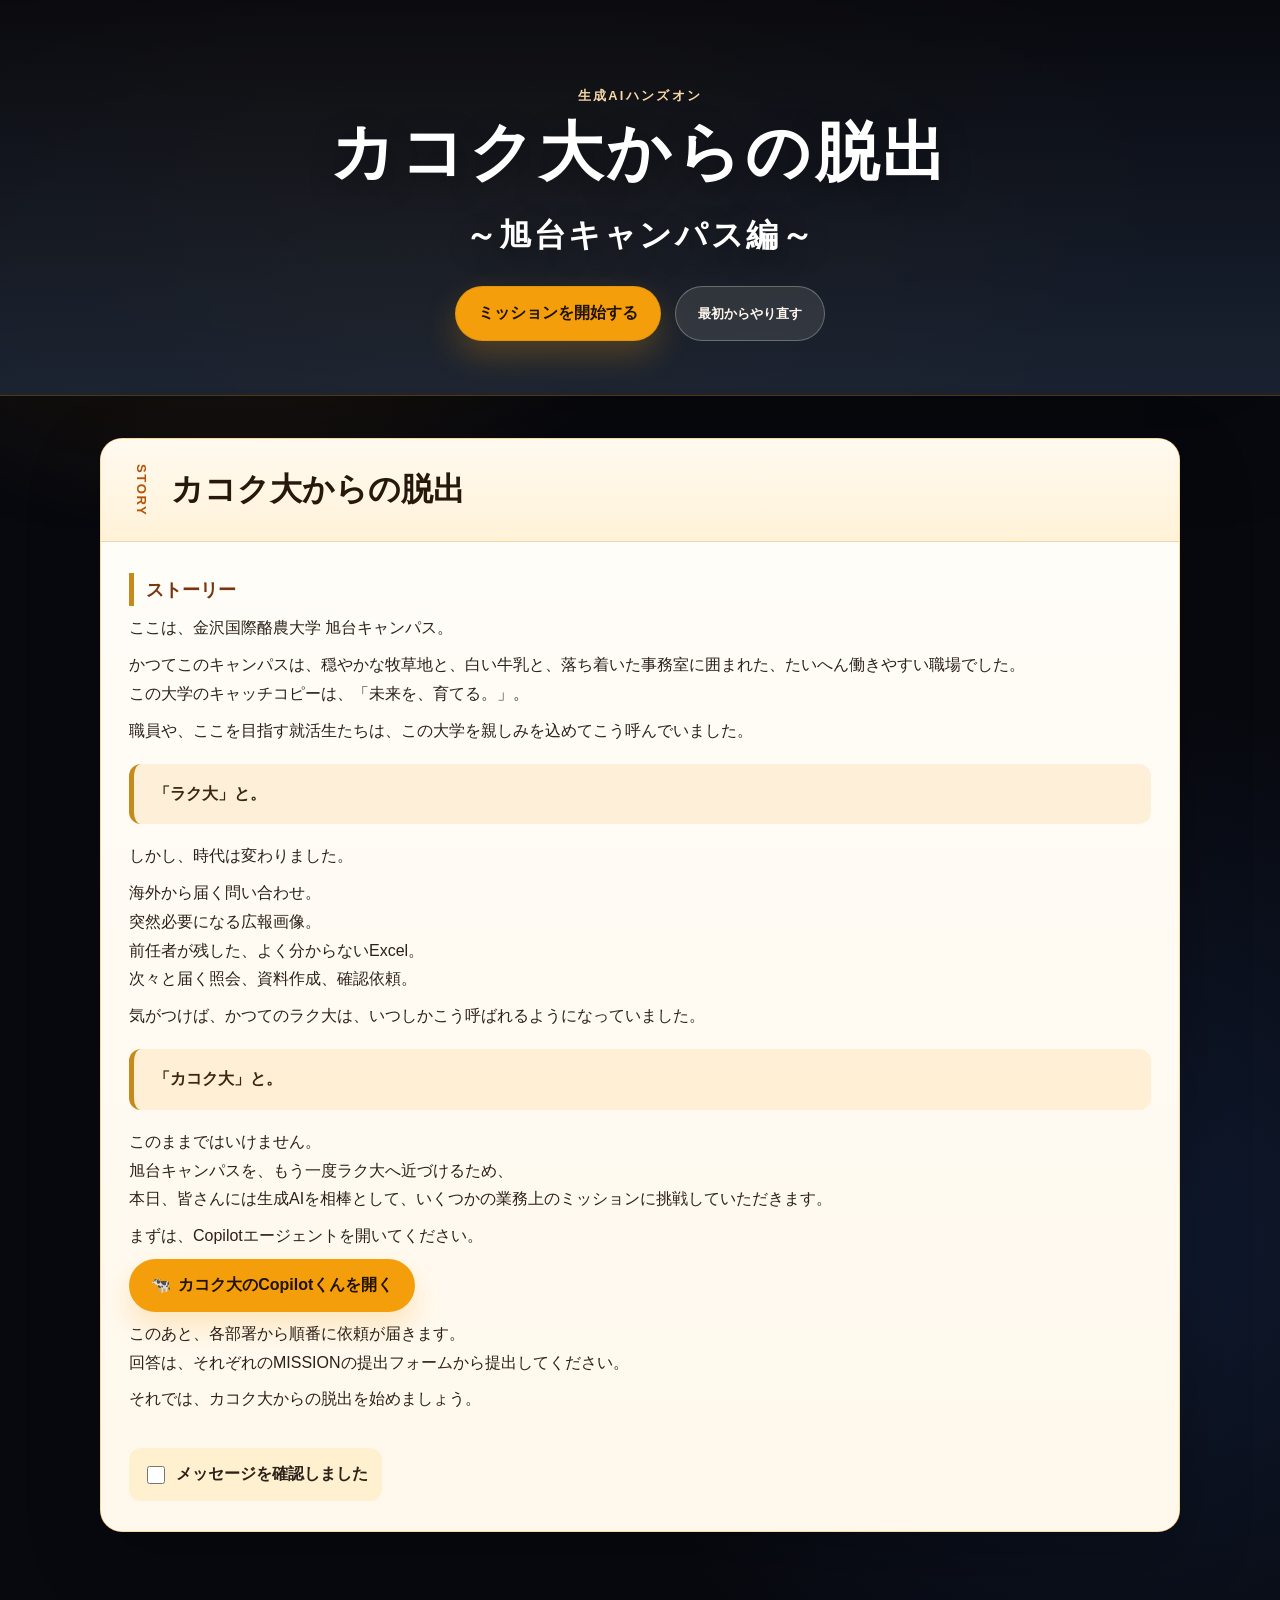
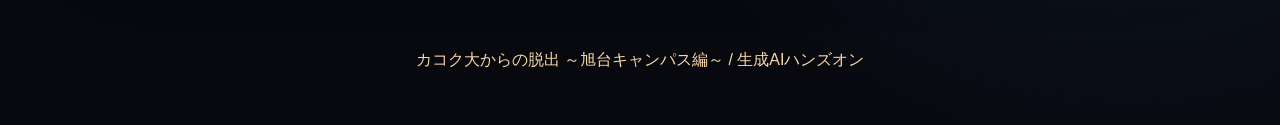
<file: index.html>
<!DOCTYPE html>

<html lang="ja">
<head>
<meta charset="utf-8"/>
<meta content="width=device-width, initial-scale=1" name="viewport"/>
<title>カコク大からの脱出 ～旭台キャンパス編～</title>
<link href="style.css" rel="stylesheet"/>
</head>
<body>
<header class="hero">
<div class="hero-inner">
<p class="eyebrow">生成AIハンズオン</p>
<h1>カコク大からの脱出<br/><span>～旭台キャンパス編～</span></h1>
<div class="hero-actions">
<a class="btn primary" href="#missions">ミッションを開始する</a>
<button class="btn ghost" id="resetProgress" type="button">最初からやり直す</button>
</div>
</div>
</header>
<main id="mainContent">
<section class="section overview" id="missions">
<div class="cards"><article class="mission-card story-card open" data-card="story" id="openingStory">
<div class="story-card-head">
<span class="stamp">済</span>
<span class="num">STORY</span>
<span class="title">カコク大からの脱出</span>

</div>
<div class="card-body">
<h3 class="section-heading">ストーリー</h3>
<p>ここは、金沢国際酪農大学 旭台キャンパス。</p>
<p>かつてこのキャンパスは、穏やかな牧草地と、白い牛乳と、落ち着いた事務室に囲まれた、たいへん働きやすい職場でした。<br/>この大学のキャッチコピーは、「未来を、育てる。」。</p>
<p>職員や、ここを目指す就活生たちは、この大学を親しみを込めてこう呼んでいました。</p>
<blockquote>「ラク大」と。</blockquote>
<p>しかし、時代は変わりました。</p>
<p>海外から届く問い合わせ。<br/>突然必要になる広報画像。<br/>前任者が残した、よく分からないExcel。<br/>次々と届く照会、資料作成、確認依頼。</p>
<p>気がつけば、かつてのラク大は、いつしかこう呼ばれるようになっていました。</p>
<blockquote>「カコク大」と。</blockquote>
<p>このままではいけません。<br/>旭台キャンパスを、もう一度ラク大へ近づけるため、<br/>本日、皆さんには生成AIを相棒として、いくつかの業務上のミッションに挑戦していただきます。</p>
<p>まずは、Copilotエージェントを開いてください。</p>
<p><a class="btn copilot-link" href="https://m365.cloud.microsoft/chat/?titleId=T_52b75f4c-23b1-93fc-847e-b37a1a7b95c1" rel="noopener" target="_blank">カコク大のCopilotくんを開く</a></p>
<p>このあと、各部署から順番に依頼が届きます。<br/>回答は、それぞれのMISSIONの提出フォームから提出してください。</p>
<p>それでは、カコク大からの脱出を始めましょう。</p>
<label class="done story-done"><input id="storyCheck" type="checkbox"/> メッセージを確認しました</label></div>
</article>
<article class="mission-card" data-card="m1" hidden="">
<button aria-expanded="false" class="card-toggle" type="button">
<span class="stamp">済</span>
<span class="num">MISSION 1</span>
<span class="title">異国からのSOS</span>

</button>
<div class="card-body">
<h3 class="section-heading">ストーリー</h3>
<p>入試係に、中国語で書かれた難解なメールが届いた。</p>
<p>文字数は多く、翻訳サイトにかけても要点がつかみにくい。担当者は画面を見つめたまま、何を聞かれているのか分からず頭を抱えている。</p>
<p>あなたはふと思う。</p>
<blockquote>「そうだ、生成AIを使ってみよう」</blockquote>
<p>まずはこのメールの正体を明らかにしよう。</p>
<h3 class="section-heading">やること</h3>
<ul>
<li>メール本文の日本語要約を作成する</li>
<li>問い合わせ事項を箇条書きで整理する</li>
</ul>
<details class="fold support-material">
<summary>メール本文</summary>
<div class="fold-content">

<div class="copy-box">
<button class="copy-btn" type="button">コピー</button>
<pre><code>咨詢升學相關事項

老師您好不好意思突然郵件本人目前京华现代农业大学现代农业学院智慧农业专业學生預計2027年畢業最近查閱金澤國際酪農大學資料對貴校酪農學乳品科學動物生產永續農業方向比較感興趣未來有報考想法但是日本大學院制度與中國不太一樣很多地方沒有了解清楚

目前想知道報考前是否必須提前聯繫研究室教授如果需要的話應在哪裡查看教授資訊研究方向招生情況初次郵件是否需要研究計畫或者僅自我介紹即可另外本人日語能力有限如使用英文聯繫是否沒有問題

還有入試是否可以海外實施還是必須赴日參加材料方面例如成績單在讀證明預畢業證明語言成績推薦信個人陳述等是否均需要提前準備國際學生獎學金學費減免宿舍保障是否可以申請

第一次考慮赴日升學程序不是非常清楚如郵件發送錯誤麻煩轉告相關部門十分感謝

王子昂
京华现代农业大学
现代农业学院 智慧农业专业
wangziang@example.com</code></pre>
</div>
</div>
</details>
<details class="fold">
<summary>ヒント</summary>
<div class="fold-content">
<p class="notice">生成AIに入力する前に、氏名・メールアドレスなど、個人情報にあたる部分を取り除きましょう。この課題では、メール末尾の署名部分を削除すれば十分です。</p>
<p>翻訳だけで終わらせず、「何を聞かれているか」が分かる形に整理すると、次の担当者が確認しやすくなります。</p>
<div class="copy-box">
<button class="copy-btn" type="button">コピー</button>
<pre><code>以下は、海外の学生から届いた中国語の問い合わせメールです。

大学事務職員として対応するために、次の形式で整理してください。

1. 日本語での要約
2. 問い合わせ事項の箇条書き

返信文は作成しなくてよいです。
資料にない制度や条件は断定しないでください。

【メール本文】
（ここに署名部分を削除した本文を貼り付ける）</code></pre>
</div>
</div>
</details>
<details class="fold">
<summary>Extra MISSION</summary>
<div class="fold-content">
<p>今回の対応をもとに、今後同様の外国語問い合わせが届いたときに使える「確認事項チェックリスト」を作成しよう。</p>
<p>個人情報を削除しているか、問い合わせ内容を日本語で要約できているか、学生が知りたいことを項目ごとに分けられているかを確認できる形にしよう。</p>
</div>
</details>
<div class="submit-box" data-submit-box="m1"><h3 class="section-heading">提出</h3><p>作成した内容をFormsに提出してください。送信後、次に進むためのキーワードが表示されます。</p><a class="btn form-link" href="https://forms.cloud.microsoft/r/WNFLUzhzgg" rel="noopener" target="_blank">MISSION 1 提出フォームを開く</a><p class="notice">Forms送信後に表示されるキーワードを入力してください。</p><label class="keyword-label" for="m1Keyword">MISSION1 キーワード</label><div class="keyword-row"><input autocomplete="off" id="m1Keyword" placeholder="キーワードを入力" type="text"/><button class="keyword-button" id="m1Button" type="button">確認</button></div><p class="keyword-error" hidden="" id="m1Error" role="alert">キーワードが違うようです。Forms送信後の表示を確認してください。</p><p class="keyword-ok" hidden="" id="m1Ok">クリアしました。次のミッションへ進んでください。</p></div>
</div>
</article>
<article class="mission-card" data-card="m2" hidden="">
<button aria-expanded="false" class="card-toggle" type="button">
<span class="stamp">済</span>
<span class="num">MISSION 2</span>
<span class="title">鶴の一声</span>

</button>
<div class="card-body">
<h3 class="section-heading">ストーリー</h3>
<p>企画広報係に、理事から突然の依頼が届いた。</p>
<p>オープンキャンパスで使うポスター画像を作成してほしい。ただのキャンパス写真などではなく、受験生に「この大学で学んでみたい」と思ってもらえるような、明るく印象に残るビジュアルにしたい、とのことである。</p>
<p>さらに厄介なことに、本学が酪農大学であることがわかるよう、「牛乳を飲んでいる人物」「建物」「牛」はかならず含めてほしいそうだ。</p>
<p>しかし、外注する時間はない。職員の中に、すぐにポスター用のイラストを描ける人もいない。担当者は、過去の写真素材フォルダを開いたまま、どれも決め手に欠けると頭を抱えている。</p>
<p>文字入れは後から行うため、必要なのはポスターの土台となる画像である。</p>
<p>通りかかったあなたは、ふと思う。</p>
<blockquote>「生成AIを使えば、ポスターに使えるビジュアル案を作れるのではないか」</blockquote>
<p>生成AIを使って、学生募集ポスター用の画像案を作成しよう。</p>
<h3 class="section-heading">やること</h3>
<ul>
<li>学生募集ポスターに使える画像案を1点作成する</li>
<li>どのような受験生に向けた画像か説明する</li>
<li>その画像でどのような印象を与えたいか説明する</li>
</ul>
<p>画像内に文字を入れる必要はありません。</p>
<p class="notice">必須条件として、「牛乳を飲んでいる人物」「建物」「牛」を必ず画像に入れてください。</p>
<details class="fold">
<summary>ヒント</summary>
<div class="fold-content">
<p>画像生成AIには、「何を描くか」だけでなく、「何に使う画像か」「どんな雰囲気にしたいか」「画像に入れてほしい要素」「入れないでほしいもの」も伝えると、目的に合った画像になりやすくなります。</p>
<div class="copy-box">
<button class="copy-btn" type="button">コピー</button>
<pre><code>学生募集イベントで用いるポスター用の画像を生成してください。
文字入れは後から行うので、画像内に文字は入れないでください。
以下を踏まえて生成してください。

・牛乳を飲んでいる人物（必須）
・牛（必須）
・建物（必須）
・青空
・現代的な校舎
・広い牧草地
・学びや成長を感じる雰囲気
・受験生に向けた明るい印象
・ポスターに使いやすい、余白のある構図</code></pre>
</div>
<p>上の例をそのまま使っても構いませんが、雰囲気や要素を変えて、自分なりのポスター画像にしてみましょう。</p>
</div>
</details>
<details class="fold">
<summary>Extra MISSION</summary>
<div class="fold-content">
<p>時間が余った方は、好きなテーマで画像生成を試してみてください。</p>
<p>同じテーマで雰囲気を変える、別の画風にする、構図を変えるなど、自由に試して構いません。提出は不要です。</p>
</div>
</details>
<div class="submit-box" data-submit-box="m2"><h3 class="section-heading">提出</h3><p>作成した内容をFormsに提出してください。送信後、次に進むためのキーワードが表示されます。</p><a class="btn form-link" href="https://forms.cloud.microsoft/r/Ts60zNDC10" rel="noopener" target="_blank">MISSION 2 提出フォームを開く</a><p class="notice">Forms送信後に表示されるキーワードを入力してください。</p><label class="keyword-label" for="m2Keyword">MISSION2 キーワード</label><div class="keyword-row"><input autocomplete="off" id="m2Keyword" placeholder="キーワードを入力" type="text"/><button class="keyword-button" id="m2Button" type="button">確認</button></div><p class="keyword-error" hidden="" id="m2Error" role="alert">キーワードが違うようです。Forms送信後の表示を確認してください。</p><p class="keyword-ok" hidden="" id="m2Ok">クリアしました。次のミッションへ進んでください。</p></div>
</div>
</article>
<article class="mission-card" data-card="m3" hidden="">
<button aria-expanded="false" class="card-toggle" type="button">
<span class="stamp">済</span>
<span class="num">MISSION 3</span>
<span class="title">前任者の遺産</span>

</button>
<div class="card-body">
<h3 class="section-heading">ストーリー</h3>
<p>総務企画係に、全学照会の回答を取りまとめる業務が舞い込んだ。</p>
<p>担当者の手元には、Formsから出力された回答CSVと、前任者が残したExcelファイルがある。どうやらこのExcelを使えば、回答CSVを提出用の一覧表に整形できるらしい。</p>
<p>しかし、引継ぎメモは最低限しか残っていない。どのマクロをどの順番で実行するのか、途中でどのシートを確認すればよいのか、担当者は分からずに手が止まっている。</p>
<p>しかも、このExcelは完全自動ではないようだ。</p>
<p>あなたは、前任者Excelを見つめながらふと思う。</p>
<blockquote>「このExcelの構造やマクロを、生成AIに読み解いてもらえば、使い方を復元できるのではないか」</blockquote>
<p>前任者の遺産を解読し、生成AIを相棒に、提出用ファイルを作成しよう。</p>
<h3 class="section-heading">やること</h3>
<ul>
<li>前任者が残したExcelファイルの使い方を読み解く</li>
<li>Forms出力CSVを取り込み、必要な手作業確認を行う</li>
<li>提出用Excelファイルを出力する</li>
</ul>
<details class="fold">
<summary>使用ファイル</summary>
<div class="fold-content">
<p>以下のファイルを使用してください。</p>
<div aria-label="MISSION 3 使用ファイル" class="file-boxes">
<a class="file-box" download="" href="./照会回答整形ツール.xlsm">
<span class="file-icon">Excel</span>
<span class="file-name">照会回答整形ツール.xlsm</span>
<span class="file-note">前任者が残した半自動Excelツール</span>
</a>
<a class="file-box" download="" href="./Formから_照会回答.csv">
<span class="file-icon">CSV</span>
<span class="file-name">Formから_照会回答.csv</span>
<span class="file-note">Formsから出力された回答CSV</span>
</a>
</div>
</div>
</details>
<details class="fold">
<summary>ヒント</summary>
<div class="fold-content">
<ol>
<li>まずは、Excelのシート構成とマクロ名をCopilotに説明してもらいましょう。</li>
<li>マクロを実行して止まった場合は、表示されたメッセージを手がかりに、中間シートを確認しましょう。</li>
<li>このExcelでは、すべてをマクロが自動で判断するわけではありません。人間が確認する列があります。今回は研修ですので、あなたの裁量で選択いただいてかまいません。</li>
</ol>
<p>提出用ファイル名の形式は、<code>全学照会回答一覧_提出用_yyyymmdd_hhnnss.xlsx</code> です。</p>
</div>
</details>
<details class="fold">
<summary>Extra MISSION</summary>
<div class="fold-content">
<p>このExcelを次の担当者が使いやすいように、Wordで操作手順書を作成しよう。</p>
<p>余裕があれば、手作業をさらに減らすための改善案も提案しよう。</p>
</div>
</details>
<div class="submit-box" data-submit-box="m3"><h3 class="section-heading">提出</h3><p>作成した内容をFormsに提出してください。送信後、次に進むためのキーワードが表示されます。</p><a class="btn form-link" href="https://forms.cloud.microsoft/r/HQWS6Lz4M9" rel="noopener" target="_blank">MISSION 3 提出フォームを開く</a><p class="notice">Forms送信後に表示されるキーワードを入力してください。</p><label class="keyword-label" for="m3Keyword">MISSION3 キーワード</label><div class="keyword-row"><input autocomplete="off" id="m3Keyword" placeholder="キーワードを入力" type="text"/><button class="keyword-button" id="m3Button" type="button">確認</button></div><p class="keyword-error" hidden="" id="m3Error" role="alert">キーワードが違うようです。Forms送信後の表示を確認してください。</p><p class="keyword-ok" hidden="" id="m3Ok">クリアしました。次のミッションへ進んでください。</p></div>
</div>
</article>
<article class="mission-card final-card" data-card="final" hidden="" id="finalMission">
<button aria-expanded="false" class="card-toggle" type="button">
<span class="num">FINAL MISSION</span>
<span class="title">謎のメッセージ</span>

</button>
<div class="card-body">
<h3 class="section-heading">ストーリー</h3>
<p>3つのミッションを乗り越え、旭台キャンパスのカコク業務は少しずつ整理されてきた。</p>
<p>そのとき、理事から謎のメッセージが届いた。</p>
<p>開いてみると、そこに書かれていたのは意味不明な英数字の羅列だった。</p>
<p>普通に読んでも、何を伝えたいのか分からない。しかし、どうやらこれは暗号のようだ。</p>
<p>生成AIを使ってこの文字列を解析し、脱出に必要なキーワードを見つけよう。</p>
<h3 class="section-heading">やること</h3>
<ul><li>脱出キーワードを見つける</li></ul>
<details class="fold support-material">
<summary>謎のメッセージ</summary>
<div class="fold-content">

<div class="copy-box mystery-message">
<button class="copy-btn" type="button">コピー</button>
<pre><code>[base64]</code></pre>
</div>
</div>
</details>
<div aria-label="脱出キーワード入力欄" class="escape-box">
<label for="escapeKeyword">脱出キーワード</label>
<div class="escape-row">
<input autocomplete="off" id="escapeKeyword" placeholder="キーワードを入力" type="text"/>
<button class="escape-button" id="escapeButton" type="button">脱出</button>
</div>
<p class="escape-error" hidden="" id="escapeError" role="alert">キーワードが違うようです。謎のメッセージをもう一度確認してください。</p>
</div>
<details class="fold">
<summary>ヒント</summary>
<div class="fold-content">
<p>この文字列は、そのまま読むための文章ではありません。暗号のように、別の形に変換されている可能性があります。</p>
<div class="copy-box">
<button class="copy-btn" type="button">コピー</button>
<pre><code>以下は理事から届いた謎の英数字の羅列です。

暗号のように見えます。
内容を読み解き、脱出に必要なキーワードを見つけてください。

【謎のメッセージ】
（ここに貼り付け）</code></pre>
</div>
</div>
</details>
</div>
</article>
</div>
</section>
</main>
<section class="success-screen" hidden="" id="successScreen">
<div aria-labelledby="successTitle" aria-modal="true" class="success-card" role="dialog">
<button aria-label="閉じる" class="success-close" id="closeSuccess" type="button">×</button>
<p class="eyebrow">ESCAPE COMPLETE</p>
<h2 id="successTitle">脱出成功です！</h2>
<p>皆さんは、生成AIを使って、外国語の問い合わせから要点を整理し、限られた情報から新しいアイデアを形にし、前任者が残した業務ファイルを読み解くことができました。</p>
<p>大切なのは、生成AIに仕事を丸投げすることではありません。何を知りたいのか、何を任せるのか、最後に何を確認するのかを、人間が考えながら使うことです。</p>
<p>生成AIは、過酷な業務から脱出するための魔法ではありません。けれど、人間と一緒に考え、作業の見通しをよくし、次の一歩を踏み出しやすくしてくれる相棒です。</p>
<p>旭台キャンパスは、今日ここから「ラク大」への第一歩を踏み出します。</p>
<hr/>
<p class="thanks">生成AI研修は以上です。ご参加ありがとうございました。</p>
<a class="ending-link" href="ending.html">エンディングを見る</a>
</div>
</section>
<footer>
<p>カコク大からの脱出 ～旭台キャンパス編～ / 生成AIハンズオン</p>
</footer>
<script>window.KAKOKU_MISSION_KEYWORDS_B64 = {"m1": "6YWq6L6y", "m2": "5pyq5p2l44KS6IKy44Gm44KL", "m3": "5pet5Y+w", "final": "44Op44Kv5aSn6LW35YuV"};</script>
<script src="script.js"></script>
</body>
</html>
</file>
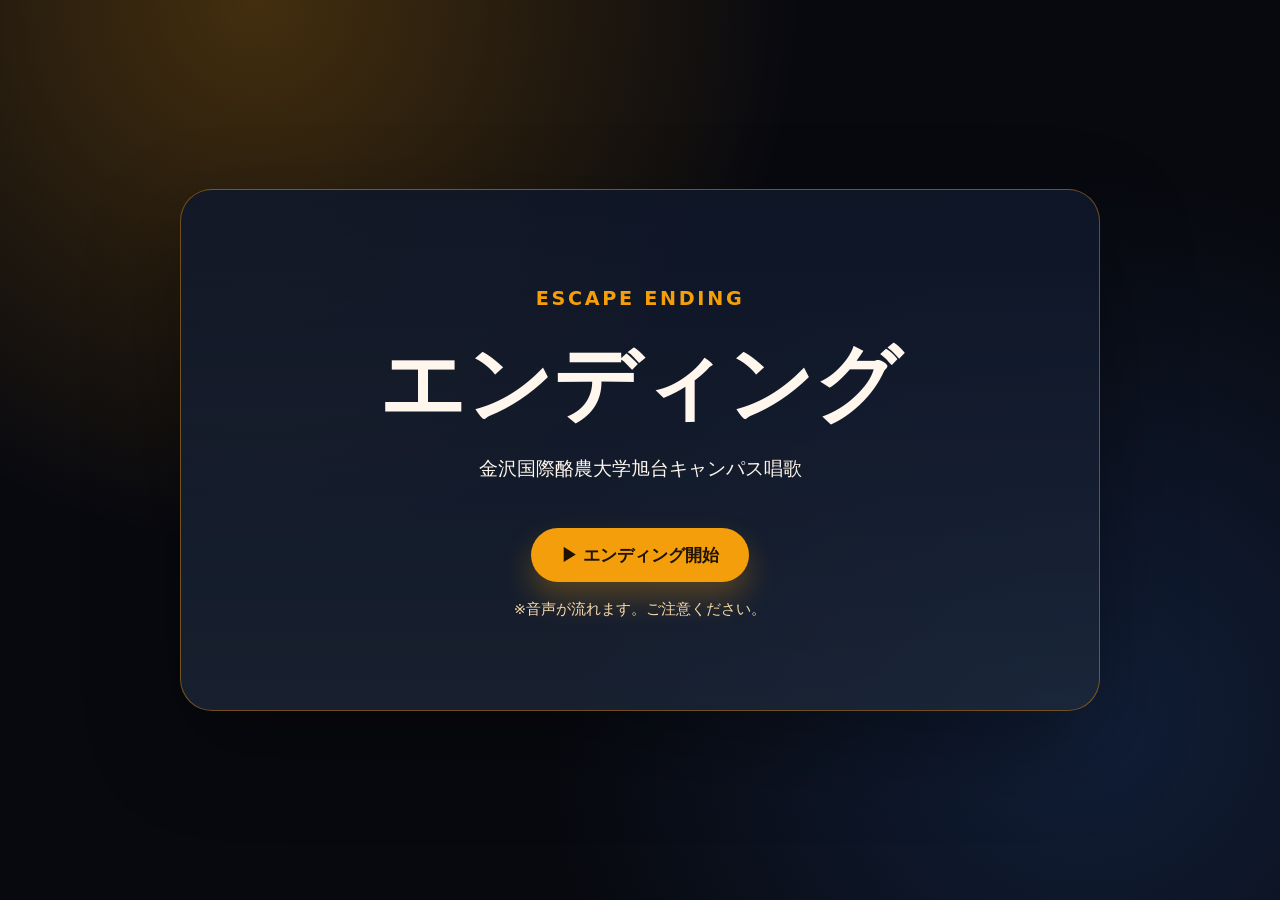
<file: ending.html>
<!doctype html>
<html lang="ja">
<head>
  <meta charset="utf-8" />
  <meta name="viewport" content="width=device-width, initial-scale=1" />
  <title>ラク大エンディング</title>
  <link rel="stylesheet" href="ending/ending.css" />
</head>
<body>
  <main class="ending-page">
    <section class="opening-panel" id="startPanel">
      <p class="eyebrow">ESCAPE ENDING</p>
      <h1>エンディング</h1>
      <p>金沢国際酪農大学旭台キャンパス唱歌</p>
      <button id="startButton" class="start-button" type="button">▶ エンディング開始</button>
      <p class="note">※音声が流れます。ご注意ください。</p>
    </section>

    <section class="stage" id="stage" hidden aria-live="polite">
      <audio id="endingAudio" src="ending/ending_song.mp3" preload="auto"></audio>

      <div class="lyric-overlay" id="lyricOverlay" aria-live="polite" hidden>
        <span id="lyricLine"></span>
      </div>

      <div class="scene title-scene" id="titleScene">
        <div class="title-card">
          <p class="eyebrow">ENDING THEME</p>
          <h2>金沢国際酪農大学<br><span>旭台キャンパス唱歌</span></h2>
          <p>カコク大からの脱出</p>
        </div>
      </div>

      <div class="scene songcard-scene" id="songCardScene" hidden>
        <img
          class="school-song-card-img"
          src="ending/images/song_card.png"
          alt="金沢国際酪農大学 旭台キャンパス唱歌 歌詞カード"
        >
      </div>

</div>

      <div class="scene slide-scene" id="posterScene" hidden>
        <div class="slide-header">
          <p class="eyebrow">MISSION 2 POSTER VISUALS</p>
          <p id="posterCounter">1 / 11</p>
        </div>
        <div class="image-grid three" id="posterGrid"></div>
      </div>

      <div class="scene photo-scene" id="photoScene" hidden>
        <div class="slide-header">
          <p class="eyebrow">みなさんの様子</p>
          <p id="photoCounter">1 / 3</p>
        </div>
        <div class="photo-stage" id="photoStage"></div>
      </div>

      <div class="scene fin-scene" id="finScene" hidden>
        <h2>Fin</h2>
        <p>生成AI研修は以上です。</p>
        <p>ご参加ありがとうございました。</p>
        <a href="index.html" class="back-link">ポータルへ戻る</a>
      </div>
    </section>
  </main>

  <script src="ending/ending.js"></script>
</body>
</html>
</file>
<file: style.css>
:root {
  --bg: #f6f8fb;
  --card: #ffffff;
  --ink: #1b2533;
  --muted: #607086;
  --line: #d8e0ea;
  --accent: #2563eb;
  --accent-dark: #1e40af;
  --accent-soft: #e8f0ff;
  --success: #d97706;
  --danger: #b91c1c;
  --shadow: 0 16px 40px rgba(30, 50, 90, .12);
  --radius: 22px;
}

* { box-sizing: border-box; }
html { scroll-behavior: smooth; }
body {
  margin: 0;
  font-family: "Yu Gothic", "游ゴシック", "YuGothic", "Hiragino Sans", "Meiryo", sans-serif;
  color: var(--ink);
  background: radial-gradient(circle at top left, #e8f1ff 0, transparent 36rem), var(--bg);
  line-height: 1.8;
}

.hero {
  min-height: 72vh;
  display: grid;
  place-items: center;
  padding: 72px 20px 48px;
  background:
    linear-gradient(135deg, rgba(37,99,235,.93), rgba(37,99,235,.64)),
    radial-gradient(circle at 80% 10%, rgba(255,255,255,.4), transparent 24rem);
  color: #fff;
}
.hero-inner { width: min(1080px, 100%); }
.eyebrow {
  margin: 0 0 10px;
  font-weight: 800;
  letter-spacing: .18em;
  font-size: .8rem;
  text-transform: uppercase;
  color: inherit;
  opacity: .9;
}
h1 {
  margin: 0;
  font-size: clamp(2.3rem, 6vw, 5.6rem);
  line-height: 1.08;
  letter-spacing: .02em;
}
h1 span { font-size: .52em; font-weight: 700; }
.lead { margin: 28px 0 0; font-size: clamp(1rem, 2vw, 1.35rem); max-width: 820px; }
.lead.small { margin-top: 12px; opacity: .9; }
.hero-actions { display: flex; gap: 14px; flex-wrap: wrap; margin-top: 34px; }
.btn {
  border: 1px solid rgba(255,255,255,.45);
  border-radius: 999px;
  padding: 12px 22px;
  font-weight: 700;
  cursor: pointer;
  text-decoration: none;
  transition: transform .15s ease, box-shadow .15s ease, background .15s ease;
}
.btn:hover { transform: translateY(-1px); }
.btn.primary { background: #fff; color: var(--accent-dark); box-shadow: 0 10px 30px rgba(0,0,0,.16); }
.btn.ghost { background: rgba(255,255,255,.12); color: #fff; }

.section { width: min(1080px, calc(100% - 36px)); margin: 0 auto; padding: 64px 0; }
.section-title h2 { margin: 0 0 10px; font-size: clamp(1.8rem, 4vw, 3rem); }
.section-title p { margin: 0; color: var(--muted); }
.overview .eyebrow { color: var(--accent); }

.progress-wrap { margin: 30px 0 24px; }
.progress-label { font-weight: 800; margin-bottom: 8px; }
.progress-bar { height: 12px; background: #e7edf6; border-radius: 999px; overflow: hidden; }
#progressFill { height: 100%; width: 0%; background: linear-gradient(90deg, var(--accent), #60a5fa); transition: width .25s ease; }

.cards { display: grid; gap: 18px; }
.mission-card {
  background: var(--card);
  border: 1px solid var(--line);
  border-radius: var(--radius);
  box-shadow: var(--shadow);
  overflow: hidden;
}
.card-toggle {
  width: 100%;
  display: grid;
  grid-template-columns: auto 1fr;
  gap: 4px 18px;
  align-items: center;
  text-align: left;
  padding: 24px 28px;
  background: #fff;
  border: 0;
  color: var(--ink);
  cursor: pointer;
  position: relative;
}
.card-toggle.static { cursor: not-allowed; opacity: .76; }
.card-toggle:active:not(:disabled) { transform: translateY(2px); }
.num { grid-column: 1; grid-row: 1 / span 2; color: var(--accent); font-weight: 900; letter-spacing: .12em; font-size: .82rem; writing-mode: vertical-rl; }
.title { font-size: clamp(1.35rem, 3vw, 2rem); font-weight: 900; }
.desc { color: var(--muted); font-weight: 600; }
.stamp {
  position: absolute;
  left: 14px;
  top: 12px;
  width: 42px;
  height: 42px;
  display: none;
  place-items: center;
  border: 3px solid var(--success);
  border-radius: 999px;
  color: var(--success);
  font-weight: 900;
  transform: rotate(-16deg);
  background: rgba(255,255,255,.92);
}
.mission-card.completed .stamp { display: grid; }
.card-body {
  display: none;
  padding: 6px 28px 30px;
  border-top: 1px solid var(--line);
  background: linear-gradient(180deg, #fff, #fbfdff);
}
.mission-card.open .card-body { display: block; }
.card-body h3 { margin: 26px 0 8px; padding-left: 12px; border-left: 5px solid var(--accent); font-size: 1.15rem; }
.card-body p { margin: 8px 0; }
.card-body blockquote {
  margin: 18px 0;
  padding: 16px 20px;
  border-left: 5px solid var(--accent);
  background: var(--accent-soft);
  font-weight: 800;
  border-radius: 12px;
}
ul, ol { padding-left: 1.5em; }
.done { display: inline-flex; gap: 8px; align-items: center; margin-top: 22px; padding: 12px 14px; border-radius: 12px; background: var(--accent-soft); font-weight: 800; }
.done input { inline-size: 18px; block-size: 18px; }

.copy-box { position: relative; margin: 12px 0; }
.copy-box pre {
  margin: 0;
  padding: 18px;
  padding-top: 44px;
  white-space: pre-wrap;
  overflow-x: auto;
  background: #0f172a;
  color: #e5e7eb;
  border-radius: 16px;
  font-size: .92rem;
  line-height: 1.7;
}
.copy-btn {
  position: absolute;
  right: 10px;
  top: 10px;
  border: 0;
  border-radius: 999px;
  background: #dbeafe;
  color: #1e3a8a;
  font-weight: 800;
  padding: 6px 12px;
  cursor: pointer;
}
.copy-btn.copied { background: #fef3c7; color: #92400e; }

.final-card { border-color: #f59e0b; }
.final-card .num, .final-card h3 { color: #b45309; border-left-color: #f59e0b; }
.final-card blockquote { border-left-color: #f59e0b; background: #fff7ed; }
.locked-card { border-style: dashed; background: #f8fafc; }
.locked-card .num { color: #94a3b8; }

.card-body h3.section-heading { margin-top: 1.6rem; }
details.fold {
  margin: 1rem 0 1.2rem;
  border: 1px solid rgba(32, 56, 96, 0.16);
  border-radius: 14px;
  background: rgba(255,255,255,0.72);
  overflow: hidden;
}
details.fold summary {
  cursor: pointer;
  padding: 0.9rem 1rem;
  font-weight: 700;
  color: #203860;
  list-style: none;
}
details.fold summary::-webkit-details-marker { display: none; }
details.fold summary::after {
  content: "＋";
  float: right;
  font-weight: 800;
}
details.fold[open] summary::after { content: "－"; }
.fold-content { padding: 0 1rem 1rem; }
.support-material summary { color: #41516c; }
.notice {
  padding: 0.9rem 1rem;
  border-left: 4px solid #4b73b9;
  background: rgba(75, 115, 185, 0.08);
  border-radius: 10px;
}
.mystery-message code { white-space: pre-wrap; word-break: break-all; }

.escape-box {
  margin: 22px 0;
  padding: 18px;
  border: 2px solid #f59e0b;
  border-radius: 18px;
  background: #fff7ed;
}
.escape-box label { display: block; font-weight: 900; color: #92400e; margin-bottom: 8px; }
.escape-row { display: flex; gap: 10px; flex-wrap: wrap; }
.escape-row input {
  flex: 1 1 220px;
  min-width: 0;
  padding: 12px 14px;
  border: 1px solid #f4c56a;
  border-radius: 12px;
  font: inherit;
  background: #fff;
}
.escape-button {
  padding: 12px 22px;
  border: 0;
  border-radius: 12px;
  background: #d97706;
  color: #fff;
  font-weight: 900;
  cursor: pointer;
}
.escape-error { color: var(--danger); font-weight: 800; }


.success-screen {
  position: fixed;
  inset: 0;
  z-index: 1000;
  display: grid;
  place-items: center;
  padding: 30px 18px;
  background: rgba(15, 23, 42, .42);
  backdrop-filter: blur(5px);
}
.success-screen[hidden] { display: none; }
.success-card {
  width: min(920px, 100%);
  max-height: min(86vh, 780px);
  overflow: auto;
  padding: clamp(28px, 5vw, 56px);
  border-radius: 28px;
  background:
    radial-gradient(circle at 90% 0, rgba(251,191,36,.35), transparent 20rem),
    linear-gradient(180deg, #fff, #fffbeb);
  border: 2px solid #f59e0b;
  box-shadow: 0 30px 80px rgba(15, 23, 42, .28);
  position: relative;
  opacity: 0;
  transform: translateY(36px) scale(.98);
}
.success-close {
  position: sticky;
  top: 0;
  float: right;
  width: 42px;
  height: 42px;
  margin: -12px -12px 8px 16px;
  border: 0;
  border-radius: 999px;
  background: rgba(146, 64, 14, .12);
  color: #92400e;
  font-size: 1.6rem;
  font-weight: 900;
  line-height: 1;
  cursor: pointer;
}
.success-close:hover {
  background: rgba(146, 64, 14, .2);
}
.success-screen:not(.show) .success-card {
  animation: none;
}
.success-screen.show .success-card {
  animation: floatUp .72s cubic-bezier(.16, 1, .3, 1) forwards;
}
@keyframes floatUp {
  from { opacity: 0; transform: translateY(42px) scale(.98); }
  to { opacity: 1; transform: translateY(0) scale(1); }
}
.success-card .eyebrow { color: #b45309; }
.success-card h2 { margin: 0 0 20px; font-size: clamp(2rem, 5vw, 4rem); color: #92400e; line-height: 1.15; }
.success-card hr { border: 0; border-top: 1px solid #f4c56a; margin: 28px 0; }
.thanks { font-size: 1.18rem; font-weight: 900; }
body.escape-complete { overflow: hidden; }

footer { text-align: center; padding: 34px 20px; color: var(--muted); }

@media (max-width: 680px) {
  .card-toggle { padding: 22px 20px; grid-template-columns: 1fr; }
  .num { writing-mode: horizontal-tb; grid-row: auto; }
  .card-body { padding: 4px 20px 26px; }
  .hero { min-height: auto; }
  .escape-row { display: block; }
  .escape-row input, .escape-button { width: 100%; }
  .escape-button { margin-top: 10px; }
}


.file-boxes {
  display: grid;
  gap: 12px;
  margin-top: 12px;
}

.file-box {
  display: grid;
  grid-template-columns: 62px 1fr;
  column-gap: 14px;
  row-gap: 4px;
  align-items: center;
  padding: 14px 16px;
  border: 1px solid rgba(30, 64, 175, 0.18);
  border-radius: 16px;
  background: rgba(255, 255, 255, 0.72);
  color: inherit;
  text-decoration: none;
  box-shadow: 0 8px 20px rgba(30, 64, 175, 0.06);
  transition: transform 0.18s ease, box-shadow 0.18s ease, border-color 0.18s ease;
}

.file-box:hover,
.file-box:focus-visible {
  transform: translateY(-2px);
  border-color: rgba(30, 64, 175, 0.34);
  box-shadow: 0 12px 26px rgba(30, 64, 175, 0.10);
}

.file-icon {
  grid-row: 1 / span 2;
  display: inline-flex;
  align-items: center;
  justify-content: center;
  min-height: 42px;
  border-radius: 12px;
  background: rgba(30, 64, 175, 0.10);
  color: #1e40af;
  font-size: 0.78rem;
  font-weight: 700;
  letter-spacing: 0.04em;
}

.file-name {
  font-weight: 700;
}

.file-note {
  color: #64748b;
  font-size: 0.92rem;
}


.ending-link {
  display: inline-flex;
  align-items: center;
  justify-content: center;
  margin-top: 18px;
  padding: 12px 22px;
  border-radius: 999px;
  background: #92400e;
  color: #fff;
  font-weight: 900;
  text-decoration: none;
  box-shadow: 0 12px 24px rgba(146, 64, 14, .22);
}
.ending-link:hover,
.ending-link:focus-visible {
  background: #78350f;
}


.submit-box {
  margin-top: 26px;
  padding: 20px;
  border: 1px solid var(--line);
  border-radius: 18px;
  background: #f8fbff;
}
.submit-box .form-link {
  display: inline-flex;
  margin: 10px 0 12px;
  border-color: var(--accent);
  background: var(--accent);
  color: #fff;
}
.keyword-label {
  display: block;
  margin-top: 14px;
  font-weight: 900;
}
.keyword-row, .escape-row {
  display: flex;
  flex-wrap: wrap;
  gap: 10px;
  margin-top: 8px;
}
.keyword-row input {
  flex: 1 1 260px;
  min-width: 0;
  border: 1px solid var(--line);
  border-radius: 12px;
  padding: 12px 14px;
  font-size: 1rem;
  font-family: inherit;
}
.keyword-button {
  border: 0;
  border-radius: 12px;
  background: var(--accent-dark);
  color: #fff;
  padding: 12px 18px;
  font-weight: 900;
  cursor: pointer;
}
.keyword-error { color: var(--danger); font-weight: 800; }
.keyword-ok { color: #166534; font-weight: 900; }
.mission-card[hidden] { display: none !important; }


.story-card-head {
  width: 100%;
  display: grid;
  grid-template-columns: auto 1fr;
  gap: 4px 18px;
  align-items: center;
  text-align: left;
  padding: 24px 28px;
  background: #fff;
  color: var(--ink);
  position: relative;
}
.story-card .card-body {
  display: block;
}
.story-card.completed .stamp { display: grid; }
.story-done {
  margin-top: 26px;
}
.story-card a {
  color: var(--accent-dark);
  font-weight: 800;
}


/* ai_handson2 classic visual adjustments */
:root {
  --bg: #08090f;
  --card: #fffaf0;
  --ink: #2b2118;
  --muted: #806b51;
  --line: rgba(181, 129, 43, .34);
  --accent: #c58a1b;
  --accent-dark: #78350f;
  --accent-soft: #fff0cf;
  --success: #c58a1b;
  --danger: #b91c1c;
  --shadow: 0 24px 70px rgba(0, 0, 0, .26);
}

body {
  background:
    radial-gradient(circle at 18% 0%, rgba(245, 158, 11, .23), transparent 34rem),
    radial-gradient(circle at 88% 72%, rgba(59, 130, 246, .14), transparent 34rem),
    var(--bg);
}

.hero {
  min-height: 44vh;
  padding: clamp(38px, 7vw, 76px) 20px clamp(30px, 4vw, 46px);
  background:
    linear-gradient(180deg, rgba(8, 9, 15, .94), rgba(30, 41, 59, .78)),
    radial-gradient(circle at 50% 12%, rgba(245, 158, 11, .22), transparent 34rem);
  border-bottom: 1px solid rgba(245, 158, 11, .30);
  box-shadow: 0 28px 90px rgba(0, 0, 0, .28);
}

.hero-inner { width: min(980px, 100%); text-align: center; }
.hero .eyebrow { color: #f8d8a8; opacity: 1; }

h1 {
  font-family: "Yu Mincho", "游明朝", "Hiragino Mincho ProN", serif;
  font-size: clamp(2rem, 5vw, 4.25rem);
  line-height: 1.12;
  letter-spacing: .055em;
  text-shadow: 0 8px 30px rgba(0, 0, 0, .40);
}
h1 span { font-size: .50em; letter-spacing: .08em; }

.hero-actions { justify-content: center; margin-top: 26px; }
.btn { border-color: rgba(197, 138, 27, .44); }
.btn.primary {
  background: #f59e0b;
  color: #1f1300;
  box-shadow: 0 14px 32px rgba(245, 158, 11, .24);
}
.btn.ghost {
  background: rgba(255, 247, 237, .10);
  color: #fff7ed;
  border-color: rgba(255, 247, 237, .28);
}

.section { padding: 42px 0 64px; }
.cards { gap: 22px; }
.mission-card {
  background: linear-gradient(180deg, #fffdf7, #fff6e5);
  border-color: rgba(245, 158, 11, .36);
}
.card-toggle,
.story-card-head {
  background: linear-gradient(180deg, #fffaf0, #fff2d8);
  color: var(--ink);
}
.card-body {
  background: linear-gradient(180deg, #fffdf8, #fff8ec);
  border-top-color: rgba(197, 138, 27, .30);
}
.num { color: #b45309; }
.title { color: #27180c; }
.desc { color: #806b51; }
.card-body h3,
.card-body h3.section-heading {
  border-left-color: #c58a1b;
  color: #78350f;
}
.card-body blockquote {
  border-left-color: #c58a1b;
  background: rgba(245, 158, 11, .12);
  color: #3a2611;
}
details.fold {
  border-color: rgba(197, 138, 27, .32);
  background: rgba(255, 250, 240, .78);
}
details.fold summary { color: #78350f; }
.notice {
  border-left-color: #c58a1b;
  background: rgba(245, 158, 11, .12);
}

.copilot-link,
.submit-box .form-link,
.ending-link {
  display: inline-flex;
  align-items: center;
  justify-content: center;
  gap: .45em;
  background: #f59e0b;
  color: #1f1300 !important;
  border: 0;
  box-shadow: 0 14px 28px rgba(245, 158, 11, .22);
  font-weight: 900;
}
.copilot-link::before { content: "🐄"; }
.submit-box .form-link::before { content: "✉"; }
.copilot-link:hover,
.submit-box .form-link:hover,
.ending-link:hover,
.copilot-link:focus-visible,
.submit-box .form-link:focus-visible,
.ending-link:focus-visible {
  background: #f8b12f;
  transform: translateY(-1px);
}

.submit-box {
  border-color: rgba(197, 138, 27, .32);
  background: rgba(255, 244, 218, .72);
}
.keyword-label { color: #78350f; }
.keyword-row input {
  border-color: rgba(197, 138, 27, .42);
  background: #fffdf8;
}
.keyword-button,
.escape-button {
  background: #78350f;
  color: #fff7ed;
}
.escape-box {
  border-color: #c58a1b;
  background: rgba(245, 158, 11, .14);
}
.escape-box label { color: #78350f; }
.file-box {
  border-color: rgba(197, 138, 27, .30);
  background: rgba(255, 253, 248, .76);
  box-shadow: 0 12px 26px rgba(120, 53, 15, .08);
}
.file-icon {
  background: rgba(197, 138, 27, .14);
  color: #78350f;
}
.success-card {
  background: linear-gradient(180deg, #fffdf8, #fff0cf);
  border-color: #c58a1b;
}
footer { color: #f8d8a8; }

@media (max-width: 680px) {
  .hero { padding: 34px 18px 30px; }
  h1 { font-size: clamp(1.85rem, 10vw, 3rem); }
}


/* v4 cleanup: no card subtitles */
.card-toggle,
.story-card-head {
  grid-template-columns: auto 1fr;
  gap: 6px 18px;
}
.card-toggle .title,
.story-card-head .title {
  align-self: center;
}
.card-toggle .num,
.story-card-head .num {
  grid-row: 1;
}
.story-card-head {
  padding-top: 22px;
  padding-bottom: 22px;
}
@media (max-width: 680px) {
  .story-card-head { grid-template-columns: 1fr; }
}
</file>
<file: ending/ending.css>
:root {
  --bg: #08090f;
  --text: #fff7ed;
  --muted: #f8d8a8;
  --gold: #f59e0b;
}
* { box-sizing: border-box; }
body {
  margin: 0;
  min-height: 100vh;
  font-family: "Yu Gothic", "游ゴシック", system-ui, sans-serif;
  background:
    radial-gradient(circle at 20% 0%, rgba(245, 158, 11, .25), transparent 34rem),
    radial-gradient(circle at 85% 80%, rgba(59, 130, 246, .18), transparent 34rem),
    var(--bg);
  color: var(--text);
}
.ending-page {
  min-height: 100vh;
  display: grid;
  place-items: center;
  padding: clamp(12px, 2.6vw, 36px);
}
.opening-panel {
  width: min(920px, 100%);
  padding: clamp(32px, 7vw, 72px);
  border: 1px solid rgba(245, 158, 11, .42);
  border-radius: 32px;
  background: linear-gradient(180deg, rgba(15, 23, 42, .88), rgba(30, 41, 59, .72));
  box-shadow: 0 34px 90px rgba(0,0,0,.34);
  text-align: center;
}
.eyebrow {
  color: var(--gold);
  font-weight: 900;
  letter-spacing: .14em;
  font-size: .84rem;
}
h1, h2 { margin: 0; line-height: 1.15; }
h1 { font-size: clamp(2.4rem, 8vw, 5.3rem); }
.opening-panel p { font-size: clamp(1rem, 2vw, 1.2rem); line-height: 1.8; }
.start-button {
  margin-top: 22px;
  padding: 15px 30px;
  border: 0;
  border-radius: 999px;
  background: var(--gold);
  color: #1f1300;
  font-size: 1.08rem;
  font-weight: 900;
  cursor: pointer;
  box-shadow: 0 16px 30px rgba(245,158,11,.28);
}
.note { color: var(--muted); font-size: .92rem !important; }
.stage {
  width: min(1280px, 100%);
  min-height: min(82vh, 850px);
  position: relative;
  overflow: hidden;
  border-radius: 30px;
  border: 1px solid rgba(245, 158, 11, .34);
  background: #05060a;
  box-shadow: 0 30px 100px rgba(0,0,0,.5);
}
.stage::before {
  content: "";
  position: absolute;
  inset: 0;
  background:
    linear-gradient(90deg, rgba(0,0,0,.34), transparent 20%, transparent 80%, rgba(0,0,0,.34)),
    radial-gradient(circle at 50% 20%, rgba(245,158,11,.18), transparent 32rem);
  pointer-events: none;
  z-index: 2;
}
.scene {
  position: absolute;
  inset: 0;
  display: grid;
  place-items: center;
  padding: clamp(24px, 4vw, 54px);
  text-align: center;
  opacity: 0;
  transform: translateY(18px) scale(.99);
  transition: opacity .9s ease, transform .9s ease;
}
.scene.active { opacity: 1; transform: translateY(0) scale(1); }
.scene[hidden] { display: none; }
.title-card {
  position: relative;
  z-index: 3;
  padding: clamp(28px, 5vw, 54px) clamp(34px, 6vw, 72px);
  border-radius: 28px;
  background: rgba(0,0,0,.35);
  border: 1px solid rgba(255,255,255,.16);
  box-shadow: 0 24px 70px rgba(0,0,0,.42);
  backdrop-filter: blur(8px);
}
.title-card h2 {
  font-family: "Yu Mincho", "游明朝", "Hiragino Mincho ProN", serif;
  font-size: clamp(2.2rem, 6vw, 5.6rem);
  letter-spacing: .08em;
  text-shadow: 0 6px 28px rgba(0,0,0,.45);
}
.title-card h2 span { font-size: .72em; }
.title-card p:last-child { color: var(--muted); font-weight: 800; font-size: clamp(1.05rem, 2vw, 1.4rem); }
.songcard-scene {
  background: radial-gradient(circle at 50% 35%, rgba(245,158,11,.16), transparent 34rem);
}
.school-song-card {
  position: relative;
  z-index: 4;
  width: min(1080px, 96%);
  height: min(610px, 78vh);
  padding: clamp(22px, 3vw, 38px) clamp(26px, 4vw, 48px);
  background: linear-gradient(180deg, #fffdf8, #fff7e8);
  color: #171717;
  border: clamp(10px, 1.3vw, 15px) solid #7a3f12;
  box-shadow: inset 0 0 0 3px #c28a4a, inset 0 0 0 10px rgba(122,63,18,.08), 0 30px 85px rgba(0,0,0,.45);
  display: grid;
  grid-template-columns: auto auto auto 1fr;
  grid-template-areas: "title name meta lyrics";
  column-gap: clamp(18px, 3vw, 42px);
  align-items: center;
  animation: songCardIn 1.15s ease both;
}
.song-title, .song-name, .song-meta, .song-lyrics-vertical {
  writing-mode: vertical-rl;
  text-orientation: mixed;
  font-family: "Yu Mincho", "游明朝", "Hiragino Mincho ProN", serif;
  font-weight: 800;
}
.song-title { grid-area: title; font-size: clamp(2.2rem, 4vw, 3.4rem); letter-spacing: .22em; }
.song-name { grid-area: name; display: flex; flex-direction: row-reverse; gap: 12px; font-size: clamp(1.55rem, 3vw, 2.55rem); line-height: 1.45; letter-spacing: .16em; }
.song-meta { grid-area: meta; display: flex; flex-direction: row-reverse; gap: 24px; font-size: clamp(.86rem, 1.3vw, 1.1rem); line-height: 1.7; letter-spacing: .12em; }
.song-lyrics-vertical {
  grid-area: lyrics;
  height: 100%;
  display: flex;
  flex-direction: row-reverse;
  gap: clamp(16px, 2.3vw, 30px);
  align-items: flex-start;
  justify-content: center;
  font-size: clamp(.82rem, 1.38vw, 1.06rem);
  line-height: 1.9;
  letter-spacing: .08em;
}
.song-lyrics-vertical p { margin: 0; }
@keyframes songCardIn { from { opacity: 0; transform: translateY(18px) scale(.985); filter: blur(4px); } to { opacity: 1; transform: translateY(0) scale(1); filter: blur(0); } }
.slide-scene, .photo-scene { display: block; text-align: left; }
.slide-header {
  position: relative;
  z-index: 3;
  display: flex;
  align-items: center;
  justify-content: space-between;
  gap: 16px;
  margin-bottom: 20px;
  transition: opacity .85s ease, transform .85s ease, filter .85s ease;
}
.slide-header.is-fading { opacity: .28; transform: translateY(8px); filter: blur(5px); }
.slide-header p { margin: 0; }
#posterCounter, #photoCounter { color: var(--muted); font-weight: 800; }
.image-grid {
  position: relative;
  z-index: 3;
  display: grid;
  gap: clamp(12px, 2vw, 24px);
  height: calc(100% - 46px);
  min-height: 520px;
  transition: opacity .85s ease, transform .85s ease, filter .85s ease;
}
.image-grid.three { grid-template-columns: repeat(3, 1fr); }
.image-grid.is-fading, .photo-stage.is-fading { opacity: .08; transform: translateY(10px) scale(1.01); filter: blur(10px); }

.image-slot, .photo-slot {
  position: relative;
  overflow: hidden;
  border-radius: 24px;
  background:
    linear-gradient(180deg, rgba(255,255,255,.10), rgba(255,255,255,.04));
  border: 1px solid rgba(255,255,255,.14);
  box-shadow: 0 18px 44px rgba(0,0,0,.32);
  opacity: 0;
  transform: translateY(18px) scale(.985);
  animation: slotFadeIn .95s ease forwards;
  animation-delay: var(--delay, 0s);
}

.image-slot {
  aspect-ratio: 3 / 4;
  display: flex;
  align-items: center;
  justify-content: center;
  padding: clamp(10px, 1.2vw, 14px);
}

.image-slot img {
  width: 100%;
  height: 100%;
  object-fit: contain;
  display: block;
  border-radius: 16px;
  background: rgba(255,255,255,.02);
  box-shadow: 0 10px 26px rgba(0,0,0,.18);
  transform: scale(1.01);
  animation: slowZoom 10s linear forwards;
}

.photo-slot {
  width: min(1120px, 96%);
  height: min(620px, 78vh);
  margin: 0 auto;
  display: flex;
  align-items: center;
  justify-content: center;
  padding: clamp(12px, 1.3vw, 18px);
}

.photo-slot img {
  width: 100%;
  height: 100%;
  object-fit: cover;
  display: block;
  border-radius: 18px;
  box-shadow: 0 10px 26px rgba(0,0,0,.18);
  transform: scale(1.01);
  animation: slowZoom 10s linear forwards;
}
.image-slot.missing, .photo-slot.missing { display: grid; place-items: center; color: rgba(255,255,255,.68); font-weight: 800; line-height: 1.6; text-align: center; padding: 18px; }
.photo-stage {
  position: relative;
  z-index: 3;
  width: 100%;
  height: calc(100% - 46px);
  min-height: 540px;
  display: grid;
  place-items: center;
  transition: opacity .85s ease, transform .85s ease, filter .85s ease;
}
.photo-slot {
  width: min(1120px, 96%);
  height: min(630px, 72vh);
  aspect-ratio: 16 / 9;
  margin: 0 auto;
}
.photo-slot img { object-fit: cover; }
@keyframes slowZoom { from { transform: scale(1.02); } to { transform: scale(1.08); } }
@keyframes slotFadeIn { from { opacity: 0; transform: translateY(18px) scale(.985); } to { opacity: 1; transform: translateY(0) scale(1); } }
.lyric-overlay {
  position: absolute;
  left: 50%;
  bottom: clamp(18px, 4vw, 34px);
  z-index: 8;
  width: min(980px, calc(100% - 36px));
  padding: 13px 22px;
  border-radius: 999px;
  background: rgba(0, 0, 0, .58);
  border: 1px solid rgba(255, 255, 255, .22);
  box-shadow: 0 18px 48px rgba(0,0,0,.36);
  backdrop-filter: blur(10px);
  transform: translate(-50%, 14px);
  opacity: 0;
  text-align: center;
  transition: opacity .42s ease, transform .42s ease;
  pointer-events: none;
}
.lyric-overlay.show { opacity: 1; transform: translate(-50%, 0); }
.lyric-overlay[hidden] { display: none; }
.lyric-overlay span { display: block; color: #fff7ed; font-size: clamp(1.08rem, 2.3vw, 1.8rem); line-height: 1.5; font-weight: 900; letter-spacing: .04em; text-shadow: 0 2px 12px rgba(0,0,0,.75); }
.fin-scene h2 { font-family: Georgia, "Times New Roman", serif; font-size: clamp(4rem, 13vw, 10rem); font-weight: 500; letter-spacing: .08em; text-shadow: 0 8px 34px rgba(0,0,0,.5); }
.fin-scene p { margin: 10px 0 0; font-size: clamp(1.1rem, 2.2vw, 1.55rem); font-weight: 700; }
.back-link { display: inline-flex; margin-top: 28px; padding: 11px 20px; border: 1px solid rgba(255,255,255,.35); border-radius: 999px; color: var(--text); text-decoration: none; font-weight: 800; }
@media (max-width: 800px) {
  .stage { min-height: 88vh; }
  .image-grid.three { grid-template-columns: 1fr; min-height: auto; height: auto; }
  .image-slot { min-height: 28vh; }
  .photo-stage { min-height: 60vh; }
  .slide-scene, .photo-scene { overflow: auto; }
  .school-song-card { height: min(680px, 86vh); grid-template-columns: auto auto 1fr; grid-template-areas: "title name lyrics" "meta meta lyrics"; column-gap: 18px; padding: 22px; }
  .song-meta { font-size: .78rem; gap: 12px; }
  .song-lyrics-vertical { font-size: .72rem; gap: 12px; line-height: 1.7; }
}


/* v23: 歌詞カードはCSS縦書きではなく、画像をそのまま表示する */
.school-song-card.image-card {
  width: min(1120px, 94%);
  height: min(630px, 78vh);
  padding: 0;
  background: transparent;
  border: 0;
  box-shadow: 0 30px 90px rgba(0,0,0,.42);
  display: grid;
  place-items: center;
  animation: songCardIn 1.15s ease both;
}
.school-song-card.image-card[hidden] {
  display: none;
}
.school-song-card.image-card img {
  width: 100%;
  height: 100%;
  object-fit: contain;
  display: block;
  border-radius: 6px;
}
@media (max-width: 800px) {
  .school-song-card.image-card {
    width: 96%;
    height: min(64vh, 520px);
    padding: 0;
  }
}


/* v24: 17〜32秒の歌詞カードは画像ファイルをそのまま表示する */
.songcard-scene {
  padding: clamp(18px, 3vw, 42px);
}

.school-song-card-img {
  position: relative;
  z-index: 4;
  display: block;
  width: min(1140px, 94%);
  height: min(640px, 80vh);
  object-fit: contain;
  margin: 0 auto;
  border-radius: 6px;
  box-shadow: 0 30px 90px rgba(0,0,0,.42);
  animation: songCardIn 1.15s ease both;
}

@media (max-width: 800px) {
  .school-song-card-img {
    width: 96%;
    height: min(64vh, 520px);
  }
}


/* v25: 歌詞カード画像のはみ出し防止。親ステージ内に必ず収める */
.songcard-scene {
  overflow: hidden;
  padding: clamp(18px, 3vw, 42px) !important;
}

.school-song-card-img {
  position: relative;
  z-index: 4;
  display: block;
  width: auto !important;
  height: auto !important;
  max-width: calc(100% - 48px) !important;
  max-height: calc(100% - 48px) !important;
  object-fit: contain !important;
  margin: 0 auto;
  border-radius: 6px;
  box-shadow: 0 30px 90px rgba(0,0,0,.42);
  animation: songCardIn 1.15s ease both;
}

@media (max-width: 800px) {
  .school-song-card-img {
    max-width: calc(100% - 18px) !important;
    max-height: calc(100% - 18px) !important;
  }
}
</file>
